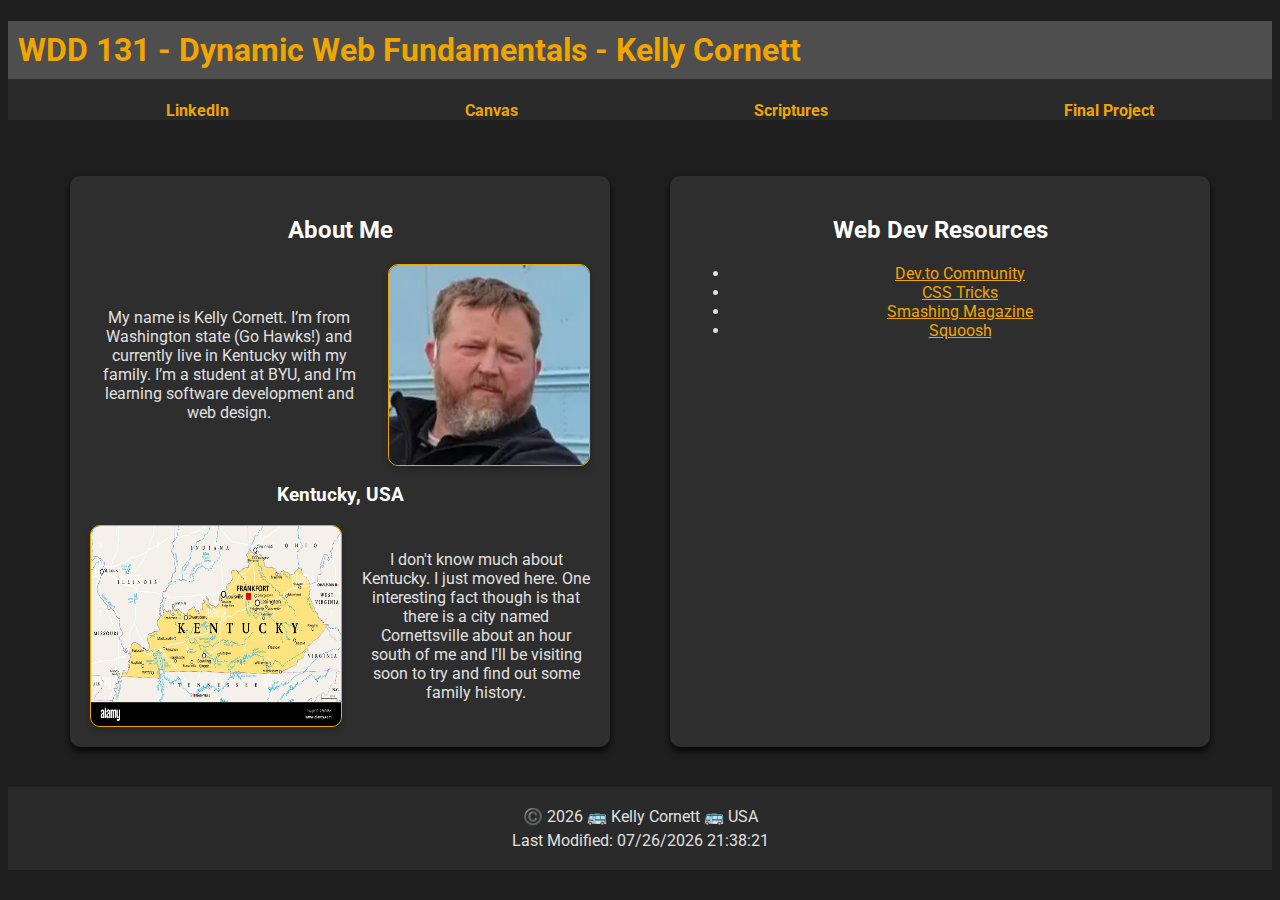
<file: index.html>
<!DOCTYPE html>
<html lang="en">

<head>
    <meta charset="UTF-8">
    <meta name="viewport" content="width=device-width, initial-scale=1.0">
    <title>WDD 131 - Dynamic Web Fundamentals - Kelly Cornett</title>
    <meta name="description" content="WDD 131 - Dynamic Web Fundamentals - Kelly Cornett's portfolio.">
    <meta name="author" content="Kelly Cornett">
    <link rel="preconnect" href="https://fonts.googleapis.com">
    <link rel="preconnect" href="https://fonts.gstatic.com" crossorigin="anonymous">
    <link href="https://fonts.googleapis.com/css2?family=Roboto:wght@400;700&display=swap" rel="stylesheet">
    <link rel="stylesheet" href="styles/base.css">
    <script src="scripts/getdates.js" defer></script>
</head>

<body>
    <!-- Header Section -->
    <header>
        <h1>WDD 131 - Dynamic Web Fundamentals - Kelly Cornett</h1>
        <nav>
            <ul>
                <li><a href="https://www.linkedin.com/in/kelly-cornett-17bb4a32a" target="_blank">LinkedIn</a></li>
                <li><a href="https://byupw.instructure.com/" target="_blank">Canvas</a></li>
                <li><a href="https://www.churchofjesuschrist.org/study/scriptures/dc-testament/dc/6?lang=eng"
                        target="_blank">Scriptures</a></li>
                <li><a href="Final" target="_blank">Final Project</a></li>
            </ul>
        </nav>
    </header>

    <!-- Main Content Section -->
    <main>
        <!-- Left Column -->
        <section class="card">
            <h2>About Me</h2>
            <div class="about-me">
                <img src="images/profile.webp" alt="Kelly Cornett" width="200" height="200">
                <p>My name is Kelly Cornett. I’m from Washington state (Go Hawks!) and currently live in Kentucky with
                    my
                    family. I’m a student at BYU, and I’m learning software development and web design.</p>
            </div>
            <h3>Kentucky, USA</h3>
            <div class="state">
                <img class="img2" src="images/kentucky.jpg" alt="Kentucky, USA" width="250" height="200">
                <p>I don't know much about Kentucky. I just moved here. One interesting fact though is that there is a
                    city named Cornettsville about an hour south of me and I'll be visiting soon to try and find out
                    some family history.</p>
            </div>
        </section>


        <!-- Right Column -->
        <section class="card">
            <h2>Web Dev Resources</h2>
            <ul>
                <li><a href="https://dev.to/" target="_blank">Dev.to Community</a></li>
                <li><a href="https://css-tricks.com/" target="_blank">CSS Tricks</a></li>
                <li><a href="https://www.smashingmagazine.com/" target="_blank">Smashing Magazine</a></li>
                <li><a href="https://squoosh.app/" target="_blank">Squoosh</a></li>
            </ul>
        </section>
    </main>

    <!-- Footer Section -->
    <footer>
        <p>©️ <span id="currentyear"></span> 🚌 Kelly Cornett 🚌 USA</p>
        <p id="lastModified"></p>
    </footer>
</body>

</html>
</file>
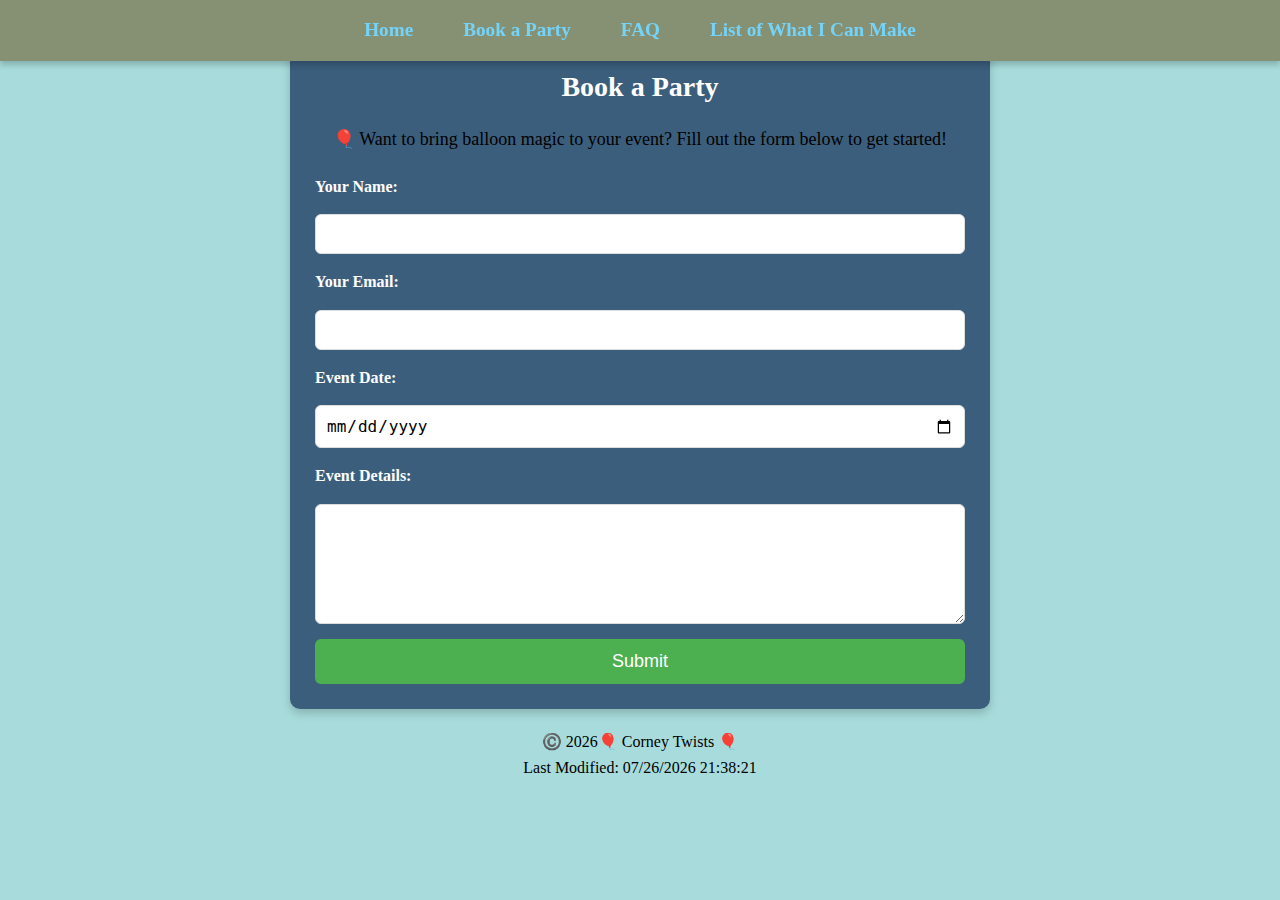
<file: book.html>
<!DOCTYPE html>
<html lang="en">
<head>
    <meta charset="UTF-8">
    <meta name="viewport" content="width=device-width, initial-scale=1.0">
    <title>Book a Party - Corney Twists</title>
    <meta name="description" content="Book a party with Corney Twists for an amazing balloon twisting experience!">
    <meta name="author" content="Kelly Cornett">
    <link rel="stylesheet" href="styles/corneytwists.css">
    <script src="scripts/corneytwists.js" defer></script>
</head>
<body>
    <div id="header-container"></div>

    <section id="book-party">
        <h1>Book a Party</h1>
        <p>🎈 Want to bring balloon magic to your event? Fill out the form below to get started!</p>

        <form action="confirmation.html" method="post">
            <label for="name">Your Name:</label>
            <input type="text" id="name" name="name" required>

            <label for="email">Your Email:</label>
            <input type="email" id="email" name="email" required>

            <label for="date">Event Date:</label>
            <input type="date" id="date" name="date" required>

            <label for="details">Event Details:</label>
            <textarea id="details" name="details" rows="4"></textarea>

            <input type="submit" value="Submit">
        </form>
    </section>

    <div id="footer-container"></div>
</body>
</html>
</file>
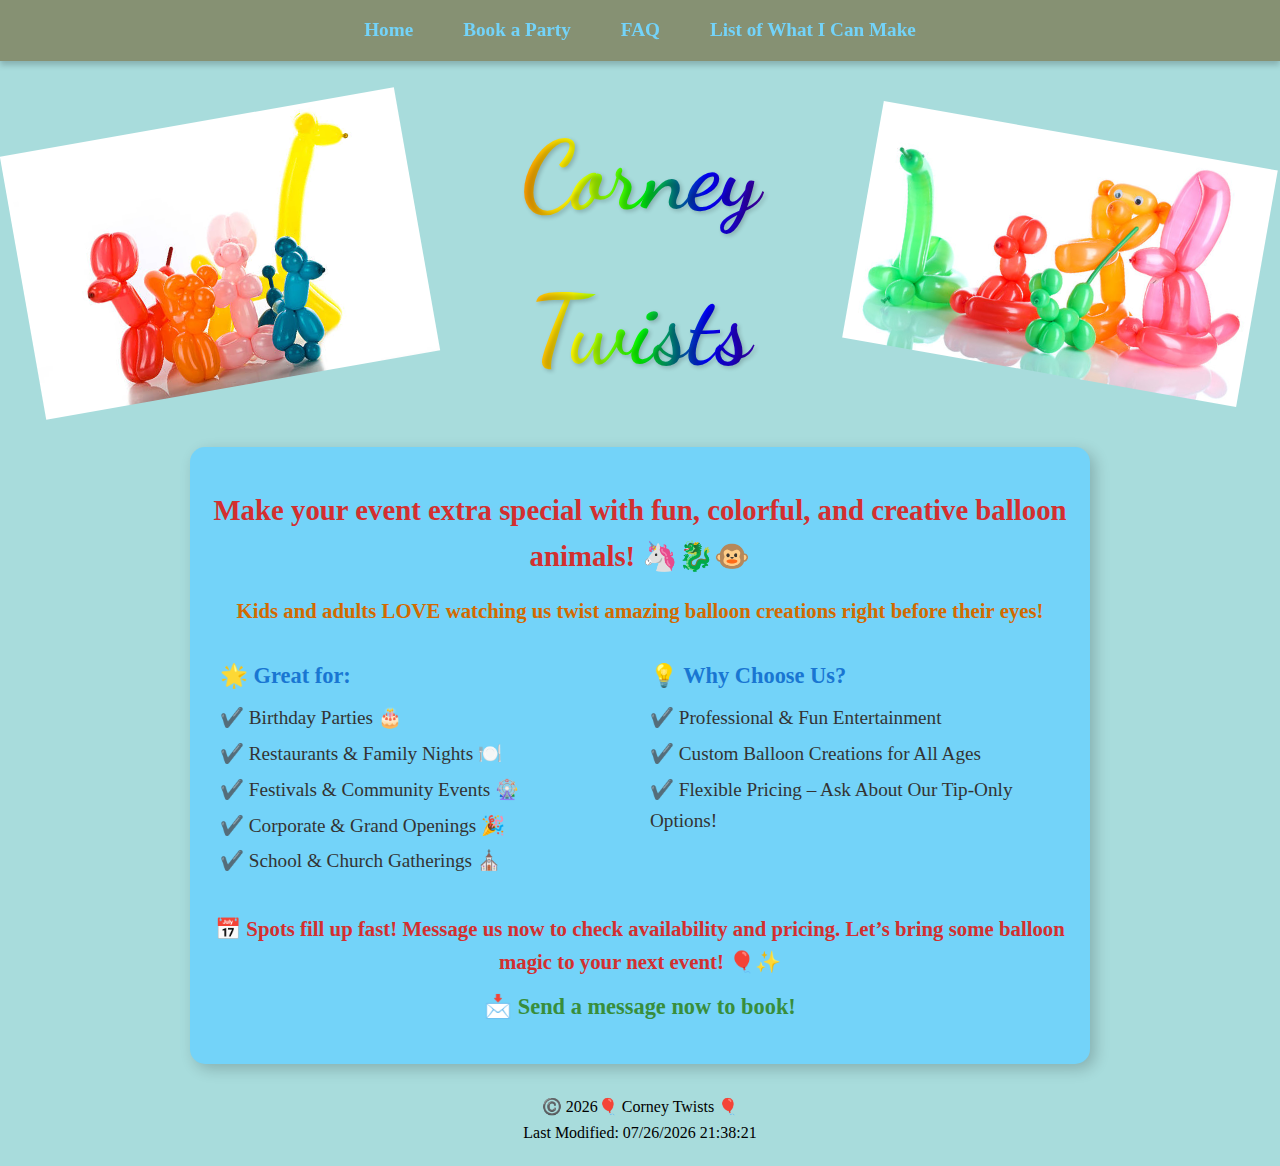
<file: corneytwists.html>
<!DOCTYPE html>
<html lang="en">
    <!-- Head Section -->
<head>
    <meta charset="UTF-8">
    <meta name="viewport" content="width=device-width, initial-scale=1.0">
    <title>Corney Twists</title>
    <meta name="description" content="Corney Twists">
    <meta name="author" content="Kelly Cornett">
    <link rel="preconnect" href="https://fonts.googleapis.com">
    <link rel="preconnect" href="https://fonts.gstatic.com" crossorigin="anonymous">
    <link href="https://fonts.googleapis.com/css2?family=Dancing+Script&display=swap" rel="stylesheet">
    <link rel="stylesheet" href="styles/corneytwists.css">
    <script src="scripts/corneytwists.js" defer></script>
</head>
<body>
    <div id="header-container"></div>
<!-- Hero Section (Title & Images) -->
<section id="hero">
    <div class="hero-container">
        <img src="images/Balloon-animal1.jpg" alt="Left Image" class="hero-image">
        <h1 class="hero-title">Corney Twists</h1>
        <img src="images/Balloon-animal2.jpg" alt="Right Image" class="hero-image">
    </div>
</section>

<!-- Promo Section -->
<section id="promo">
    <div class="promo-container">
        <h2>Make your event extra special with fun, colorful, and creative balloon animals! 🦄🐉🐵</h2>
        <p class="promo-highlight">Kids and adults LOVE watching us twist amazing balloon creations right before their eyes!</p>

        <div class="promo-content">
            <div class="promo-left">
                <h3>🌟 Great for:</h3>
                <ul>
                    <li>✔️ Birthday Parties 🎂</li>
                    <li>✔️ Restaurants & Family Nights 🍽️</li>
                    <li>✔️ Festivals & Community Events 🎡</li>
                    <li>✔️ Corporate & Grand Openings 🎉</li>
                    <li>✔️ School & Church Gatherings ⛪</li>
                </ul>
            </div>
            <div class="promo-right">
                <h3>💡 Why Choose Us?</h3>
                <ul>
                    <li>✔️ Professional & Fun Entertainment</li>
                    <li>✔️ Custom Balloon Creations for All Ages</li>
                    <li>✔️ Flexible Pricing – Ask About Our Tip-Only Options!</li>
                </ul>
            </div>
        </div>

        <p class="cta">📅 Spots fill up fast! <strong>Message us now</strong> to check availability and pricing. Let’s bring some balloon magic to your next event! 🎈✨</p>

        <p class="contact">📩 Send a message now to book!</p>
    </div>
</section>
        <!-- Footer Section -->
    <div id="footer-container"></div>
</body>
</html>
</file>
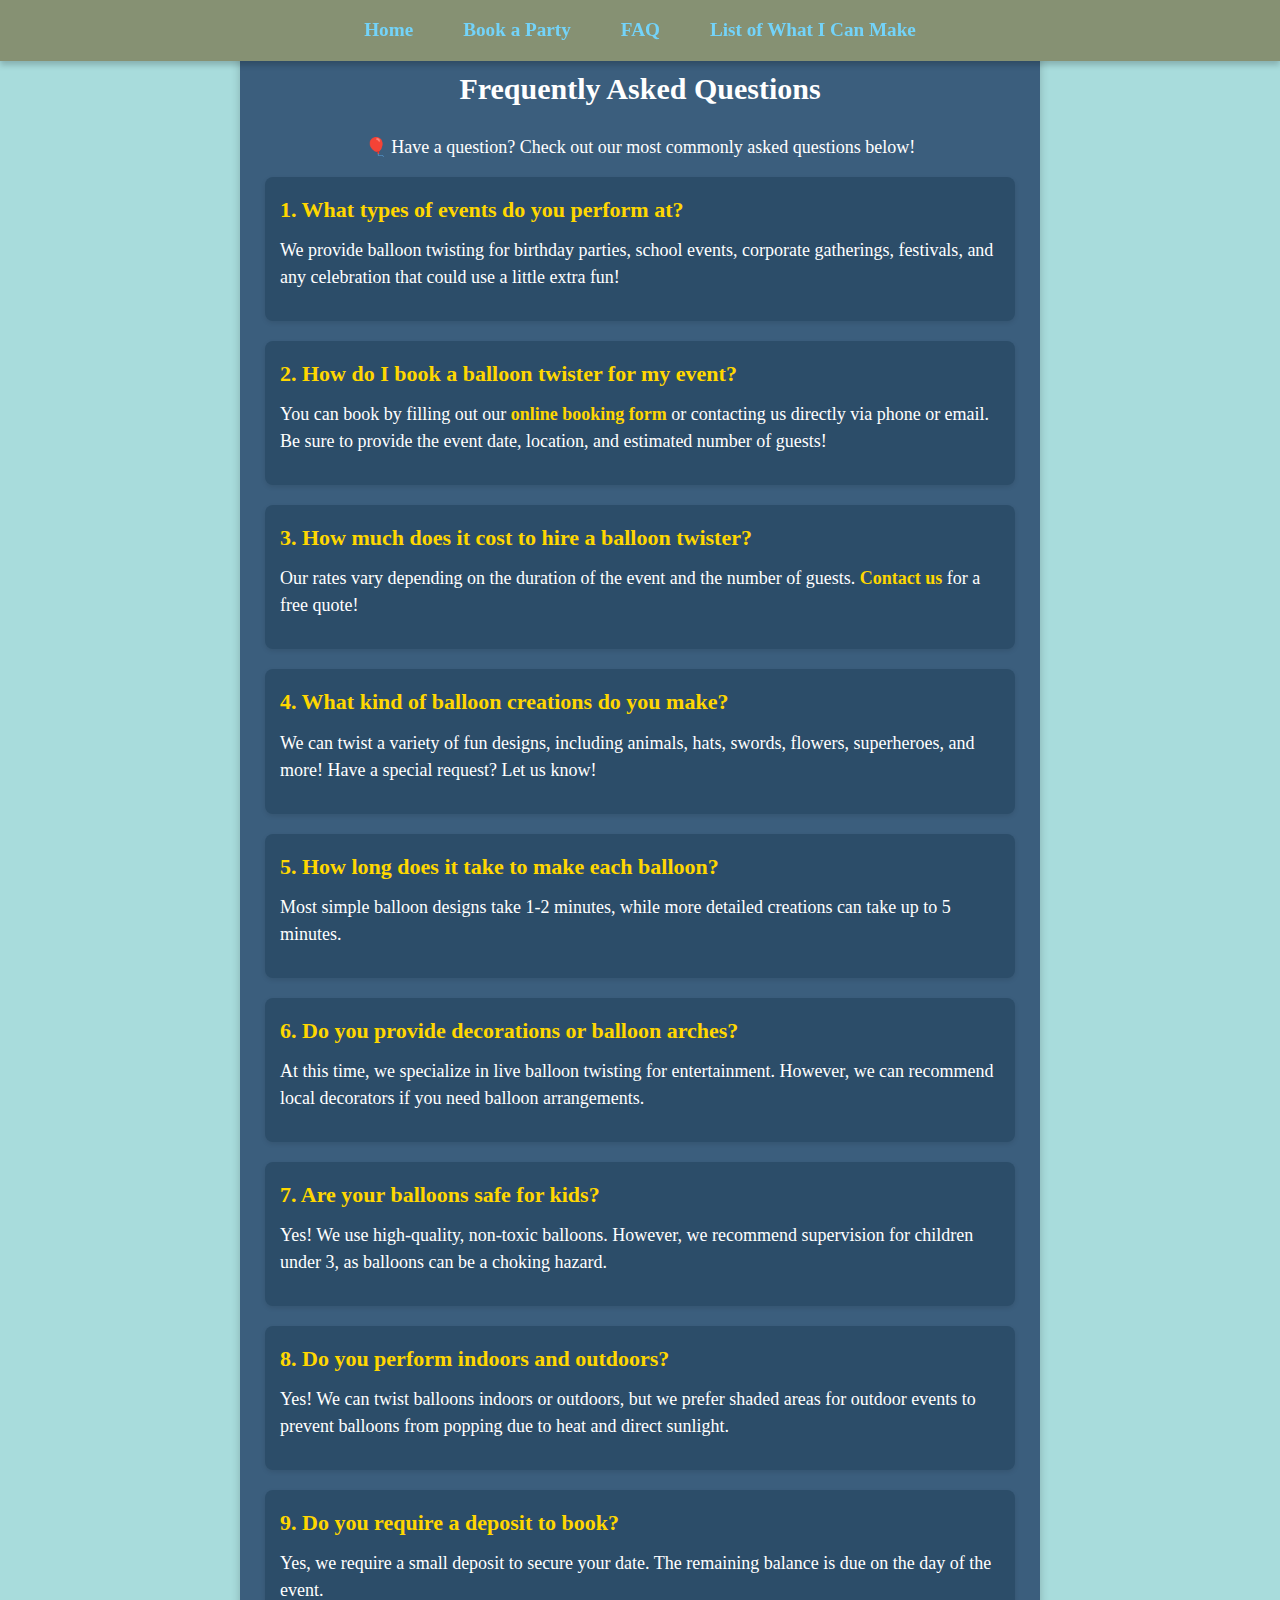
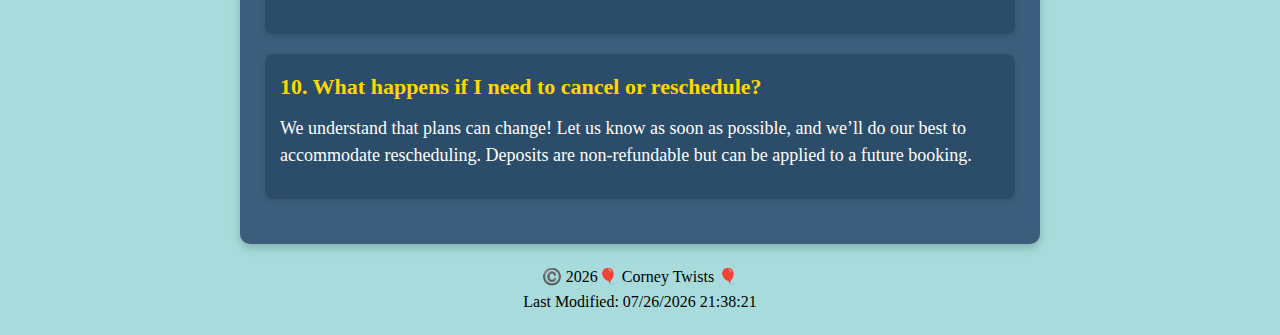
<file: faq.html>
<!DOCTYPE html>
<html lang="en">
<head>
    <meta charset="UTF-8">
    <meta name="viewport" content="width=device-width, initial-scale=1.0">
    <title>Book a Party - Corney Twists</title>
    <meta name="description" content="Book a party with Corney Twists for an amazing balloon twisting experience!">
    <meta name="author" content="Kelly Cornett">
    <link rel="stylesheet" href="styles/corneytwists.css">
    <script src="scripts/corneytwists.js" defer></script>
</head>
<body>
    <div id="header-container"></div>

    <section id="faq">
        <h1>Frequently Asked Questions</h1>
        <p>🎈 Have a question? Check out our most commonly asked questions below!</p>

        <div class="faq-item">
            <h2>1. What types of events do you perform at?</h2>
            <p>We provide balloon twisting for birthday parties, school events, corporate gatherings, festivals, and any celebration that could use a little extra fun!</p>
        </div>

        <div class="faq-item">
            <h2>2. How do I book a balloon twister for my event?</h2>
            <p>You can book by filling out our <a href="book.html">online booking form</a> or contacting us directly via phone or email. Be sure to provide the event date, location, and estimated number of guests!</p>
        </div>

        <div class="faq-item">
            <h2>3. How much does it cost to hire a balloon twister?</h2>
            <p>Our rates vary depending on the duration of the event and the number of guests. <a href="contact.html">Contact us</a> for a free quote!</p>
        </div>

        <div class="faq-item">
            <h2>4. What kind of balloon creations do you make?</h2>
            <p>We can twist a variety of fun designs, including animals, hats, swords, flowers, superheroes, and more! Have a special request? Let us know!</p>
        </div>

        <div class="faq-item">
            <h2>5. How long does it take to make each balloon?</h2>
            <p>Most simple balloon designs take 1-2 minutes, while more detailed creations can take up to 5 minutes.</p>
        </div>

        <div class="faq-item">
            <h2>6. Do you provide decorations or balloon arches?</h2>
            <p>At this time, we specialize in live balloon twisting for entertainment. However, we can recommend local decorators if you need balloon arrangements.</p>
        </div>

        <div class="faq-item">
            <h2>7. Are your balloons safe for kids?</h2>
            <p>Yes! We use high-quality, non-toxic balloons. However, we recommend supervision for children under 3, as balloons can be a choking hazard.</p>
        </div>

        <div class="faq-item">
            <h2>8. Do you perform indoors and outdoors?</h2>
            <p>Yes! We can twist balloons indoors or outdoors, but we prefer shaded areas for outdoor events to prevent balloons from popping due to heat and direct sunlight.</p>
        </div>

        <div class="faq-item">
            <h2>9. Do you require a deposit to book?</h2>
            <p>Yes, we require a small deposit to secure your date. The remaining balance is due on the day of the event.</p>
        </div>

        <div class="faq-item">
            <h2>10. What happens if I need to cancel or reschedule?</h2>
            <p>We understand that plans can change! Let us know as soon as possible, and we’ll do our best to accommodate rescheduling. Deposits are non-refundable but can be applied to a future booking.</p>
        </div>
    </section>

    <div id="footer-container"></div>
</body>
</html>
</file>
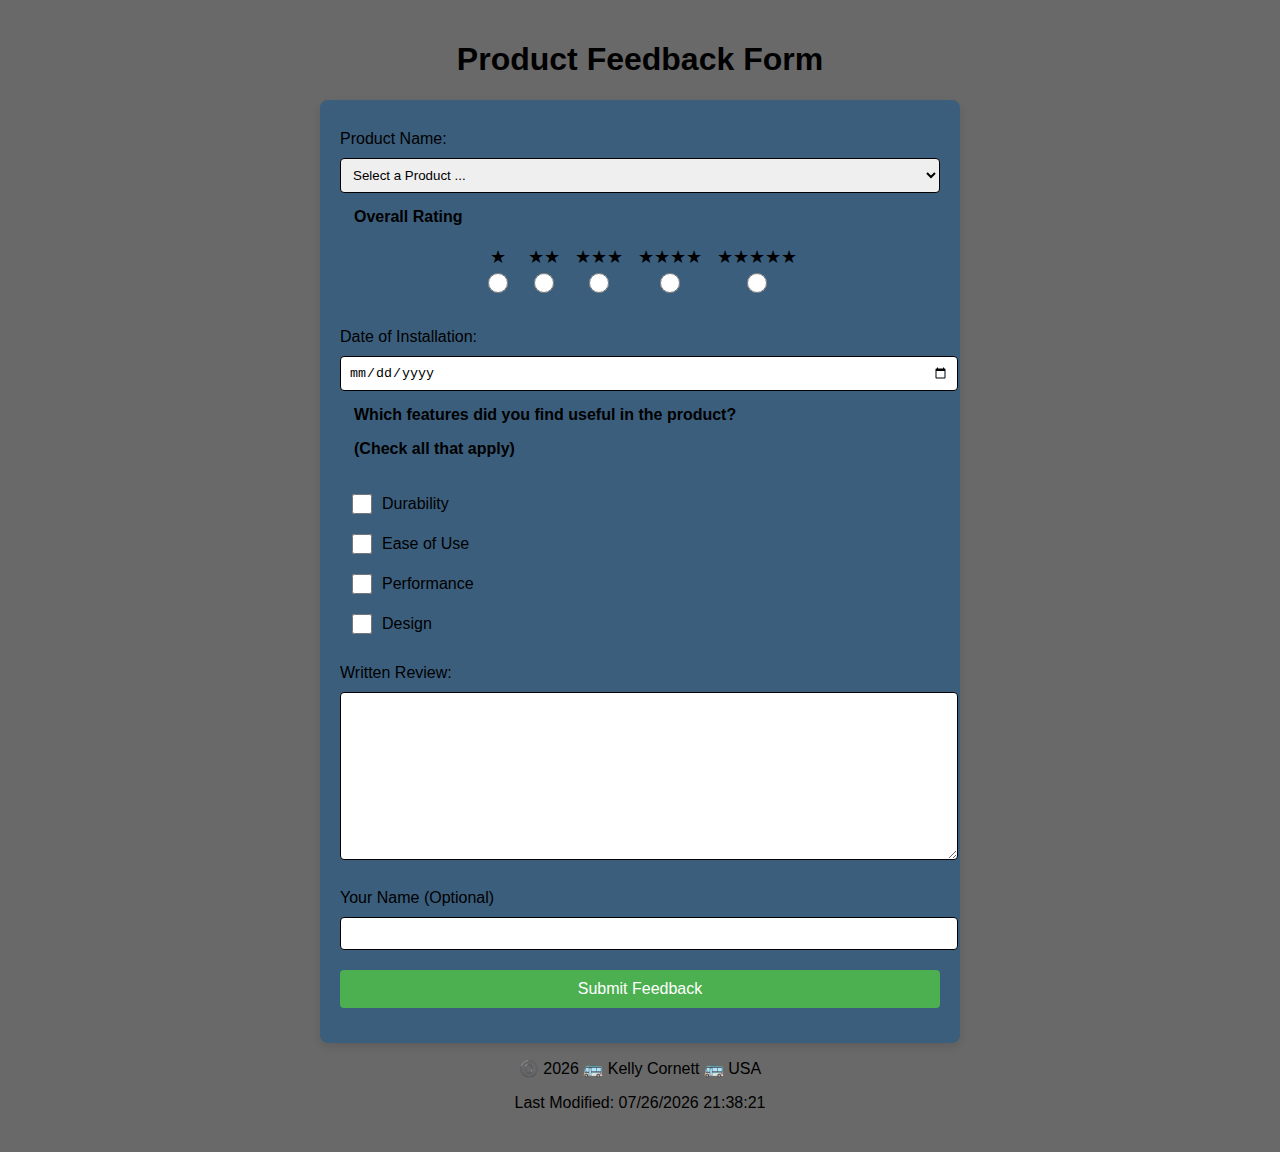
<file: form.html>
<!DOCTYPE html>
<html lang="en">
<head>
    <meta charset="UTF-8">
    <meta name="viewport" content="width=device-width, initial-scale=1.0">
    <title>WDD 131 - Dynamic Web Fundamentals - Kelly Cornett</title>
    <meta name="description" content="WDD 131 - Dynamic Web Fundamentals - Kelly Cornett's portfolio.">
    <meta name="author" content="Kelly Cornett">
    <link rel="preconnect" href="https://fonts.googleapis.com">
    <link rel="preconnect" href="https://fonts.gstatic.com" crossorigin="anonymous">
    <link href="https://fonts.googleapis.com/css2?family=Roboto:wght@400;700&display=swap" rel="stylesheet">
    <link rel="stylesheet" href="styles/form.css">
    <script src="scripts/getdates.js" defer></script>
    <script src="scripts/form.js"></script>
</head>
<body>
    <header>
        <h1>Product Feedback Form</h1>
    </header>

    <form action="review.html" method="get">
        <!-- Product Name -->
        <label for="product">Product Name:</label>
        <select id="product" name="product" required>
            <option value="" disabled selected>Select a Product ...</option>
        </select>

        <!-- Overall Rating -->
        <fieldset class="rating">
            <legend>Overall Rating</legend>
            <label>
                <input type="radio" name="rating" value="1"> ★
            </label>
            <label>
                <input type="radio" name="rating" value="2"> ★★
            </label>
            <label>
                <input type="radio" name="rating" value="3"> ★★★
            </label>
            <label>
                <input type="radio" name="rating" value="4"> ★★★★
            </label>
            <label>
                <input type="radio" name="rating" value="5"> ★★★★★
            </label>
        </fieldset>

        <!-- Date of Installation -->
        <label for="installation-date">Date of Installation:</label>
        <input type="date" id="installation-date" name="installation-date" required>

        <!-- Useful Features -->
        <fieldset class="features">
            <legend>Which features did you find useful in the product?
                <p>(Check all that apply)</p>
            </legend>
            <label>
                <input type="checkbox" name="features" value="Durability"> Durability
            </label>
            <label>
                <input type="checkbox" name="features" value="Ease of Use"> Ease of Use
            </label>
            <label>
                <input type="checkbox" name="features" value="Performance"> Performance
            </label>
            <label>
                <input type="checkbox" name="features" value="Design"> Design
            </label>
        </fieldset>

        <!-- Written Review -->
        <label for="review">Written Review:</label>
        <textarea id="review" name="review"></textarea>

        <!-- User Name -->
        <label for="username">Your Name (Optional)</label>
        <input type="text" id="name" name="name">

        <!-- Form Submission -->
        <input type="submit" value="Submit Feedback">
    </form>

    <footer>
        <p>©️ <span id="currentyear"></span> 🚌 Kelly Cornett 🚌 USA</p>
        <p id="lastModified"></p>
    </footer>
</body>

</html>
</file>
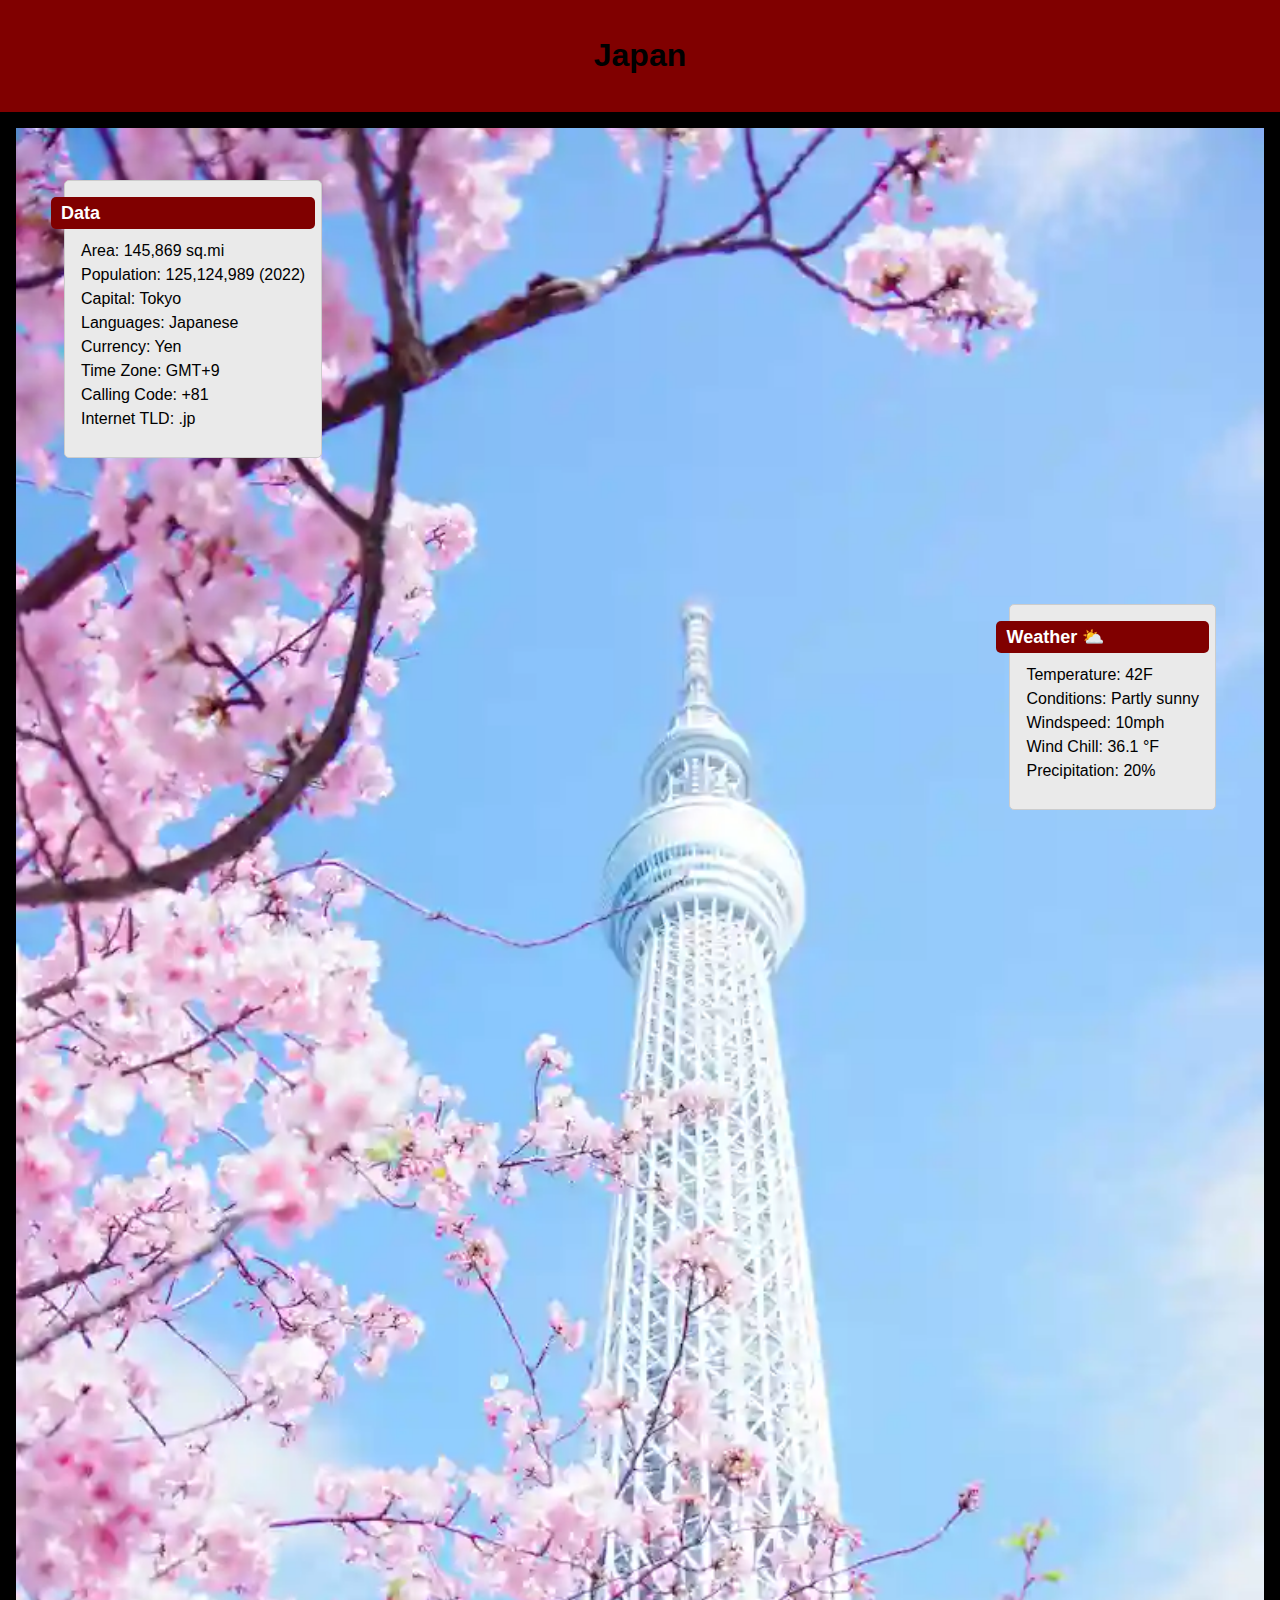
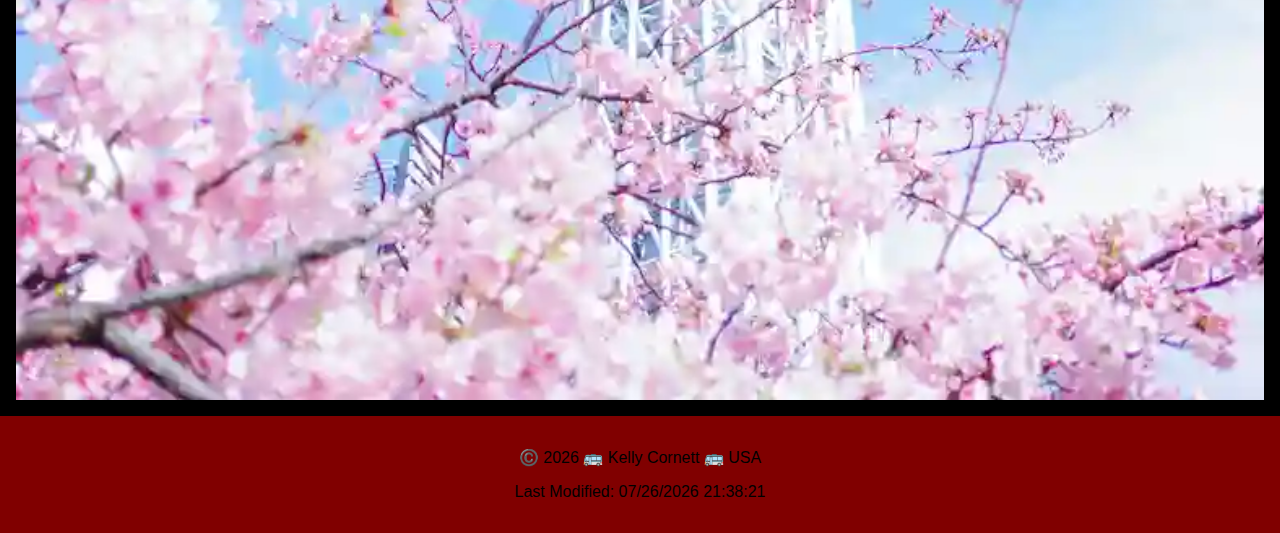
<file: place.html>
<!DOCTYPE html>
<html lang="en">

<head>
    <meta charset="UTF-8">
    <meta name="viewport" content="width=device-width, initial-scale=1.0">
    <title>WDD 131 - Dynamic Web Fundamentals - Kelly Cornett</title>
    <meta name="description" content="WDD 131 - Dynamic Web Fundamentals - Kelly Cornett's portfolio.">
    <meta name="author" content="Kelly Cornett">
    <link rel="preconnect" href="https://fonts.googleapis.com">
    <link rel="preconnect" href="https://fonts.gstatic.com" crossorigin>
    <link href="https://fonts.googleapis.com/css2?family=Roboto:wght@300;400;700&display=swap" rel="stylesheet">
    <link rel="stylesheet" href="styles/place.css">
    <script src="scripts/place.js" defer></script>
</head>

<body>
    <!-- Header Section -->
    <header>
        <h1>Japan</h1>
    </header>

    <!-- Main Content Section -->
    <main>
        <section class="data">
            <h2>Data</h2>
            <ul>
                <li>Area: 145,869 sq.mi</li>
                <li>Population: 125,124,989 (2022)</li>
                <li>Capital: Tokyo</li>
                <li>Languages: Japanese</li>
                <li>Currency: Yen</li>
                <li>Time Zone: GMT+9</li>
                <li>Calling Code: +81</li>
                <li>Internet TLD: .jp</li>
            </ul>
        </section>
        <div class="image">
            <img class="background-img" src="images/Japan-castle.webp"
                srcset="images/Japan-needle.webp 768w, images/Japan-castle.webp 1200w"
                sizes="(max-width: 768px) 100vw, (min-width: 769px) 50vw" alt="A scenic view of Japan">
        </div>
        <div class="weather">
            <h2>
                Weather
                <span class="weather-icon wide-view">⛅</span>
                <img class="weather-icon mobile-view" src="images/sunny-icon.svg" srcset="images/sunny-icon.svg 768w"
                    sizes="(max-width: 768px) 100vw, 150px" alt="Partly sunny">
            </h2>
            <ul>
                <li>Temperature: 42F</li>
                <li>Conditions: Partly sunny</li>
                <li>Windspeed: 10mph</li>
                <li>Wind Chill: <span id="windChill"></span></li>
                <li>Precipitation: 20%</li>
            </ul>
        </section>
    </main>

    <!-- Footer Section -->
    <footer>
        <p>©️ <span id="currentyear"></span> 🚌 Kelly Cornett 🚌 USA</p>
        <p id="lastModified"></p>
    </footer>
</body>

</html>
</file>
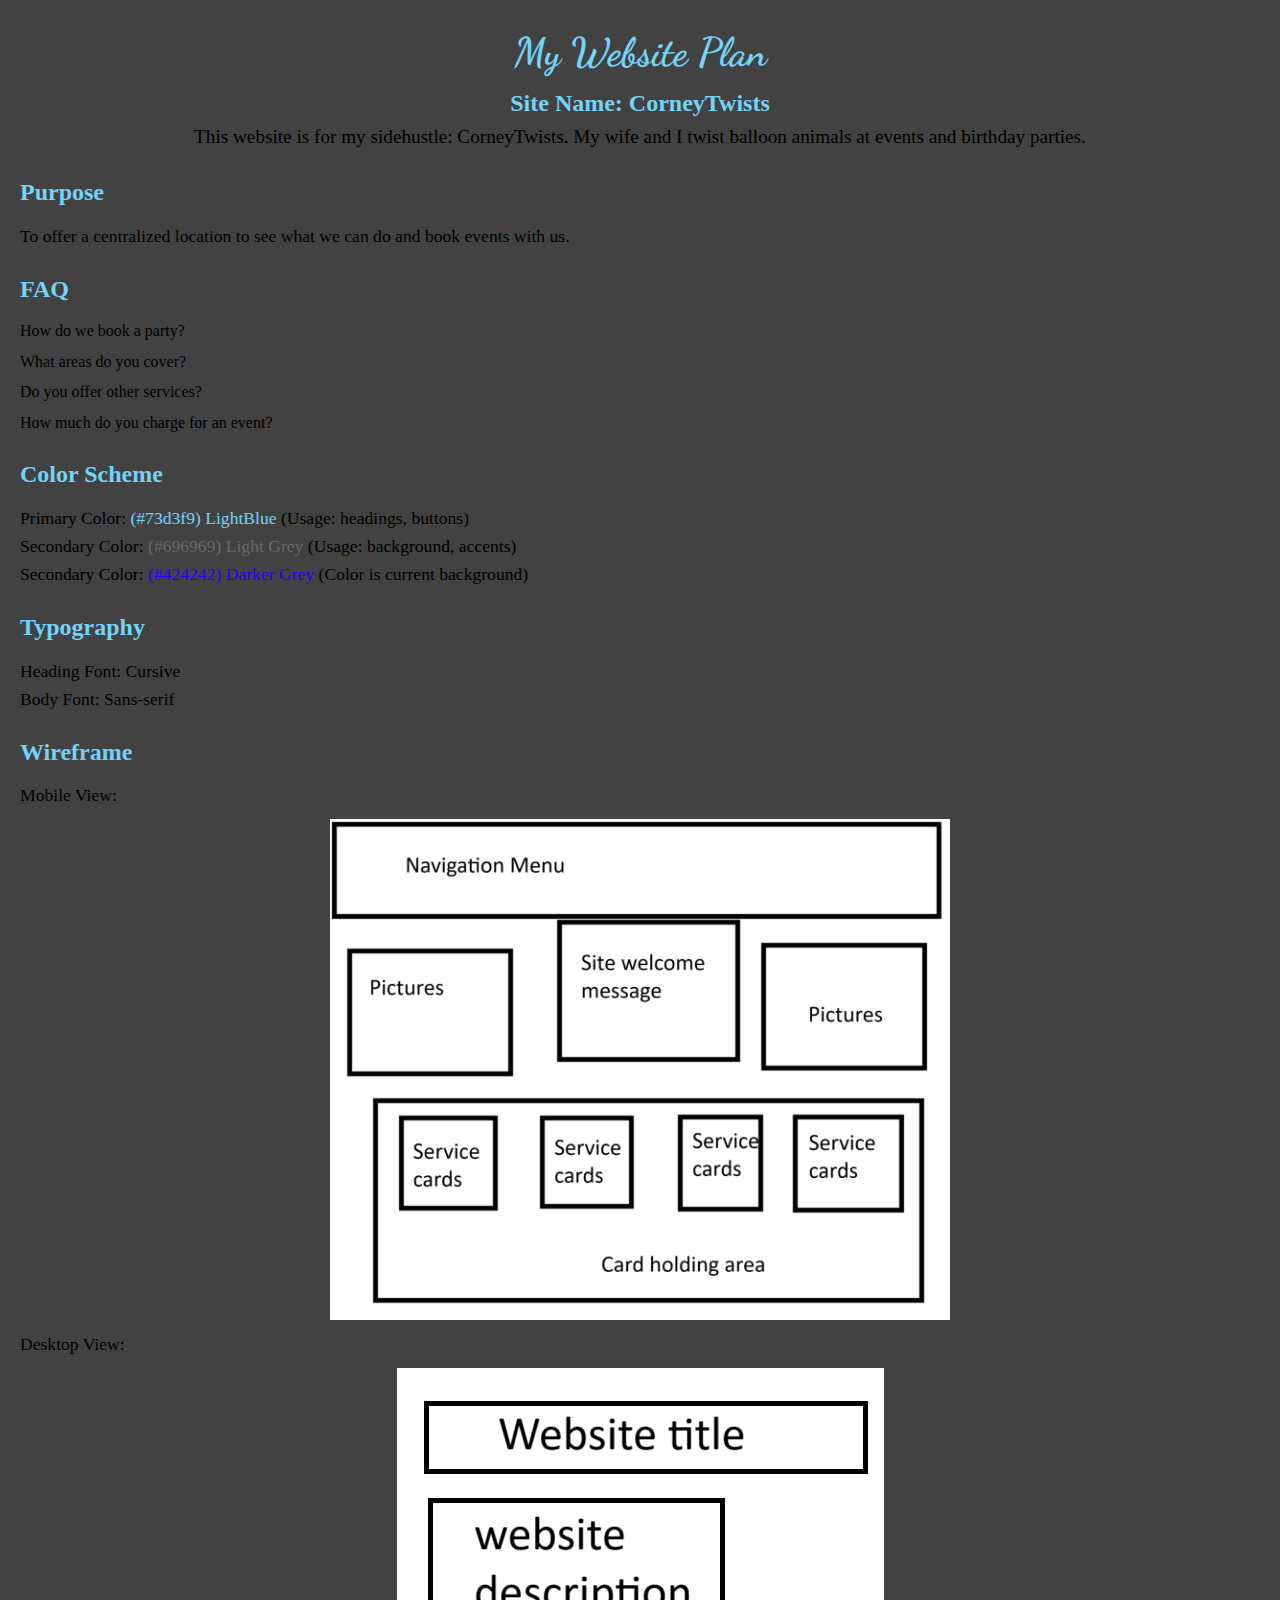
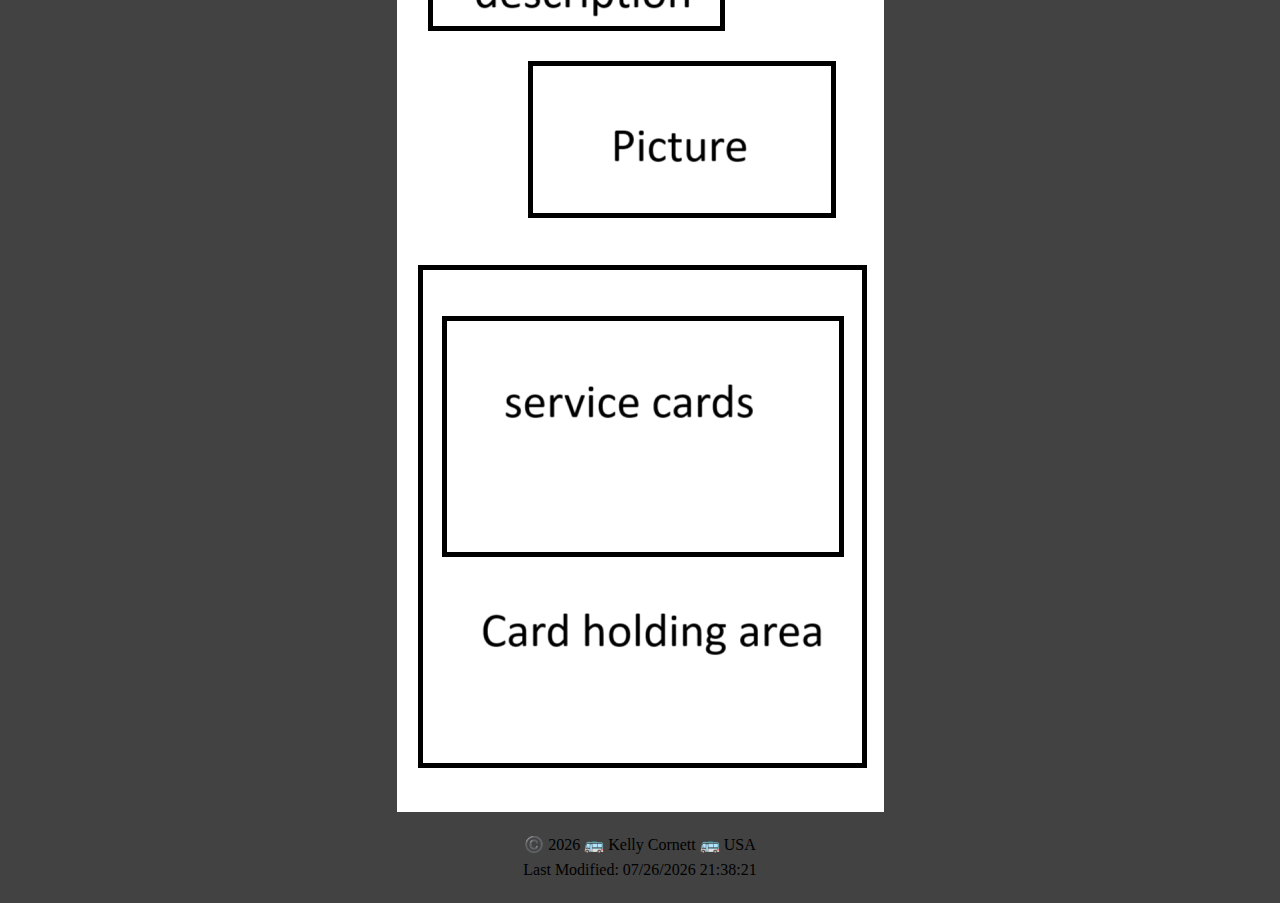
<file: siteplan.html>
<html lang="en">
    <head>
        <meta charset="UTF-8">
        <meta name="viewport" content="width=device-width, initial-scale=1.0">
        <title>WDD 131 - Dynamic Web Fundamentals - Kelly Cornett</title>
        <meta name="description" content="WDD 131 - Dynamic Web Fundamentals - Kelly Cornett's portfolio.">
        <meta name="author" content="Kelly Cornett">
        <link rel="preconnect" href="https://fonts.googleapis.com">
        <link rel="preconnect" href="https://fonts.gstatic.com" crossorigin="anonymous">
        <link href="https://fonts.googleapis.com/css2?family=Dancing+Script&display=swap" rel="stylesheet">
        <link rel="stylesheet" href="styles/siteplan.css">
        <script src="scripts/getdates.js" defer></script>
    </head>
    <body>
        <header>
            <h1>My Website Plan</h1>
            <h2>Site Name: CorneyTwists</h2>
            <p>This website is for my sidehustle: CorneyTwists. My wife and I twist balloon animals at events and birthday parties.</p>
        </header>
        
        <section>
            <h2>Purpose</h2>
            <p>To offer a centralized location to see what we can do and book events with us.</p>
        </section>
        
        <section>
            <h2>FAQ</h2>
            <ul>
                <li>How do we book a party?</li>
                <li>What areas do you cover?</li>
                <li>Do you offer other services?</li>
                <li>How much do you charge for an event?</li>
            </ul>
        </section>
        
        <section>
            <h2>Color Scheme</h2>
            <p>Primary Color: <span style="color: #73d3f9">(#73d3f9) LightBlue</span> (Usage: headings, buttons)</p>
            <p>Secondary Color: <span style="color: #696969">(#696969) Light Grey</span> (Usage: background, accents)</p>
            <p>Secondary Color: <span style="color: #2200ff">(#424242) Darker Grey</span> (Color is current background)</p>
        </section>
        
        <section>
            <h2>Typography</h2>
            <p>Heading Font: Cursive</p>
            <p>Body Font: Sans-serif</p>
        </section>
        
        <section>
            <h2>Wireframe</h2>
            <p>Mobile View:</p>
            <img src="images/Website plan - desktop.png" alt="Desktop wireframe">
            <p>Desktop View:</p>
            <img src="images/Website plan - mobile.png" alt="Mobile wireframe">
        </section>
        
        <footer>
            <p>©️ <span id="currentyear"></span> 🚌 Kelly Cornett 🚌 USA</p>
            <p id="lastModified"></p>
        </footer>
    </body>
</html>
</file>
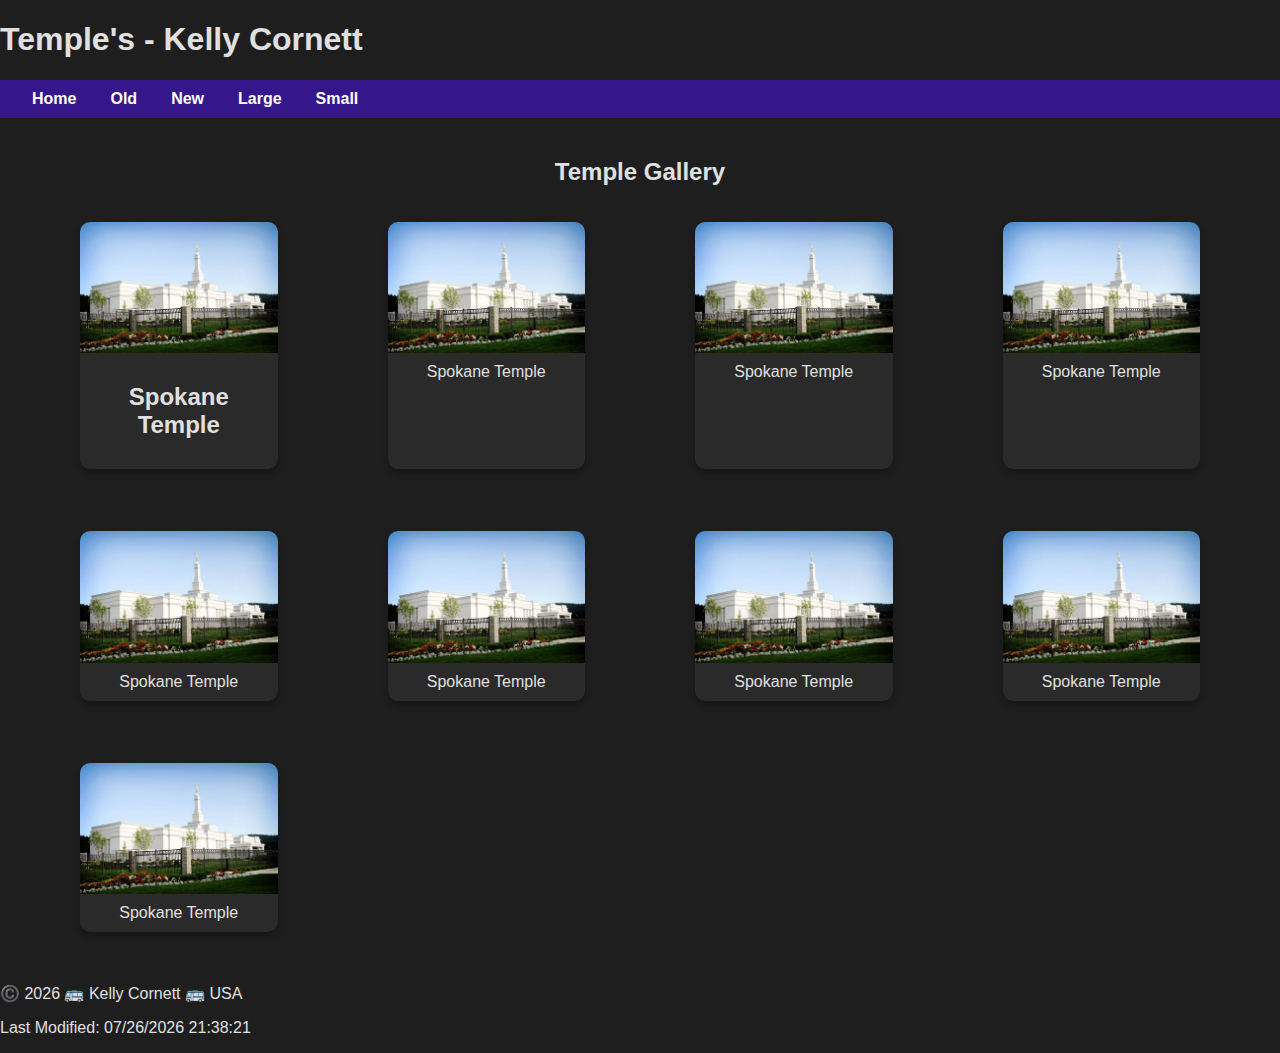
<file: temples.html>
<!DOCTYPE html>
<html lang="en">

<head>
    <meta charset="UTF-8">
    <meta name="viewport" content="width=device-width, initial-scale=1.0">
    <title>WDD 131 - Dynamic Web Fundamentals - Kelly Cornett</title>
    <meta name="description" content="WDD 131 - Dynamic Web Fundamentals - Kelly Cornett's portfolio.">
    <meta name="author" content="Kelly Cornett">
    <link rel="preconnect" href="https://fonts.googleapis.com">
    <link rel="preconnect" href="https://fonts.gstatic.com" crossorigin="anonymous">
    <link rel="https://fonts.googleapis.com/css2?family=Roboto:wght@400;700&family=Merriweather&display=swap">
    <link rel="stylesheet" href="styles/temples.css">
    <link rel="stylesheet" href="styles/temples-large.css">
    <script src="scripts/temples.js" defer></script>
</head>

<body>
    <header>
        <h1>Temple's - Kelly Cornett</h1>
        <nav>
            <button id="hamburger" aria-label="Toggle menu">
                ☰
            </button>
            <ul id="menu">
                <li><a href="#">Home</a></li>
                <li><a href="#">Old</a></li>
                <li><a href="#">New</a></li>
                <li><a href="#">Large</a></li>
                <li><a href="#">Small</a></li>
            </ul>
        </nav>
    </header>
    <main>
        <h2>Temple Gallery</h2>
        <div class="grid-container">
            <figure>
                <img src="images/spokane_temple.jpeg" alt="Spokane Temple">
                <figcaption>
                    <h2>Spokane Temple</h2>
                </figcaption>
            </figure>
            <figure>
                <img src="images/spokane_temple.jpeg" alt="Spokane Temple">
                <figcaption>Spokane Temple</figcaption>
            </figure>
            <figure>
                <img src="images/spokane_temple.jpeg" alt="Spokane Temple">
                <figcaption>Spokane Temple</figcaption>
            </figure>
            <figure>
                <img src="images/spokane_temple.jpeg" alt="Spokane Temple">
                <figcaption>Spokane Temple</figcaption>
            </figure>
            <figure>
                <img src="images/spokane_temple.jpeg" alt="Spokane Temple">
                <figcaption>Spokane Temple</figcaption>
            </figure>
            <figure>
                <img src="images/spokane_temple.jpeg" alt="Spokane Temple">
                <figcaption>Spokane Temple</figcaption>
            </figure>
            <figure>
                <img src="images/spokane_temple.jpeg" alt="Spokane Temple">
                <figcaption>Spokane Temple</figcaption>
            </figure>
            <figure>
                <img src="images/spokane_temple.jpeg" alt="Spokane Temple">
                <figcaption>Spokane Temple</figcaption>
            </figure>
            <figure>
                <img src="images/spokane_temple.jpeg" alt="Spokane Temple">
                <figcaption>Spokane Temple</figcaption>
            </figure>
        </div>
    </main>
    <footer>
        <p>©️ <span id="currentyear"></span> 🚌 Kelly Cornett 🚌 USA</p>
        <p id="lastModified"></p>
    </footer>
</body>

</html>
</file>
<file: styles/base.css>
body {
    font-family: "Roboto", serif;
    font-weight: 400;
    font-style: normal;
    background-color: #1e1e1e;
    color: #e0e0e0;
}

main {
    display: flex;
    gap: 20px;
    padding: 20px;
    justify-content: center;
    max-width: 1200px;
    margin: 0 auto;
}

main section {
    background-color: #2e2e2e;
    color: #e0e0e0;
    padding: 20px;
    border-radius: 10px;
    box-shadow: 0 4px 6px rgba(0, 0, 0, 0.8);
    width: 45%;
    box-sizing: border-box;
}

.state {
    display: flex;
    align-items: center;
    gap: 20px;
}

.state p {
    flex: 1;
    margin: 0;
}

.state img {
    flex-shrink: 0;
    border-radius: 10px;
    box-shadow: 0 4px 6px rgba(0, 0, 0, 0.2);
}

.about-me {
    display: flex;
    align-items: center;
    gap: 20px;
}

.about-me p {
    flex: 1;
    margin: 0;
    order: 1;
}

.about-me img {
    flex-shrink: 0;
    border-radius: 10px;
    box-shadow: 0 4px 6px rgba(0, 0, 0, 0.2);
    order: 2;
}

h1 {
    font-size: 2em;
    font-weight: 700;
    color: #f0a500;
}

h2,
h3 {
    font-weight: 700;
    color: #ffffff;
}

header {
    font-size: 1em;
    font-weight: 400;
    background-color: #2a2a2a;
    color: #f0a500;
}

header h1 {
    background-color: #4e4e4e;
    color: #f0a500;
    padding: 10px;
}


nav ul {
    list-style-type: none;
    display: flex;
    justify-content: space-around;
}

nav a {
    text-decoration: none;
    color: #f0a500;
    font-weight: 700;
    padding: 5px 10px;
}

nav a:hover {
    text-decoration: none;
    background-color: #4e4e4e;
    color: #e0e0e0;
    border-radius: 5px;
}


.card {
    background-color: #2e2e2e;
    color: #e0e0e0;
    padding: 20px;
    margin: 20px;
    border-radius: 10px;
    box-shadow: 0 4px 6px rgba(0, 0, 0, 0.8);
    text-align: center;
}

.card a {
    color: #f0a500;
}

.card a:hover {
    color: #ffffff;
    text-decoration: underline;
}


footer {
    background-color: #2a2a2a;
    color: #e0e0e0;
    text-align: center;
    padding: 15px 0;
}

footer p {
    margin: 5px;
}


img {
    border: 1px solid #f0a500;
    border-radius: 10px;
    box-shadow: 0 4px 6px rgba(0, 0, 0, 0.8);
}
</file>
<file: styles/form.css>
/* General styling */
body {
    font-family: Arial, sans-serif;
    background-color: #696969;
    margin: 0;
    padding: 20px;
}

header, footer {
    text-align: center;
    margin-bottom: 20px;
}
/* Styling for rating stars */
input[type="radio"] {
    margin-right: 5px;
}

.rating {
    display: flex;
    flex-direction: row; 
    justify-content: center;
    gap: 15px; 
    border: none;
}

.rating label {
    display: flex;
    flex-direction: column-reverse;
    align-items: center;
    font-size: 18px; 
    cursor: pointer;
}

.rating input {
    margin: 5px;
    padding: 0;
    width: 20px;
    height: 20px;
}
form {
    max-width: 600px;
    margin: 0 auto;
    background-color: #3b5e7d;
    padding: 20px;
    border-radius: 8px;
    box-shadow: 0 4px 8px rgba(0, 0, 0, 0.1);
}

/* Styling for Checkboxes */
.features {
    display: flex;
    flex-direction: column;
    align-items: flex-start; 
    gap: 5px; 
}

.features label {
    display: flex;
    align-items: center;
    gap: 10px; 
    font-size: 16px; 
    cursor: pointer;
}

.features input[type="checkbox"] {
    width: 20px;
    height: 20px;
    margin: 0;
}
label {
    display: block;
    margin: 10px 0 5px;
}

input, select, textarea {
    width: 100%;
    padding: 8px;
    margin: 5px 0 15px;
    border: 1px solid #000000;
    border-radius: 4px;
}

fieldset {
    border: 0px solid #ff0000;
    padding: 10px;
    margin-bottom: 15px;
}

legend {
    font-weight: bold;
}

textarea {
    height: 150px;
}

input[type="submit"] {
    background-color: #4CAF50;
    color: white;
    border: none;
    padding: 10px;
    font-size: 16px;
    cursor: pointer;
}

input[type="submit"]:hover {
    background-color: #45a049;
}
</file>
<file: styles/place.css>
/* Base styles */
:root {
    --primary-color: maroon;
    --secondary-color: #eaeaea;
    --font-color: white;
    --background-color: black;
    --border-color: #ccc;
    --heading-font-size: 18px;
    --padding: 1em;
}

body {
    font-family: Arial, sans-serif;
    margin: 0;
    padding: 0;
    background-color: var(--background-color);
}

header {
    text-align: center;
    padding: var(--padding);
    background-color: var(--primary-color);
}

main {
    display: flex;
    flex-wrap: wrap;
    gap: 1em;
    padding: var(--padding);
    background-color: var(--background-color);
}

.data,
.weather {
    position: absolute;
    background: rgba(255, 255, 255, .9);
    flex: 1 1 25%;
    padding: var(--padding);
    background-color: var(--secondary-color);
    border: 1px solid var(--border-color);
    border-radius: 5px;
    z-index: 2;
}

.data {
    top: 20%;
    left: 5%;
}

.weather {
    bottom: 10%;
    right: 5%;
}

.data h2,
.weather h2 {
    margin: 0;
    font-size: var(--heading-font-size);
    background: var(--primary-color);
    color: var(--font-color);
    padding: 5px 10px;
    border-radius: 5px;
    text-align: left;
    position: relative;
    left: -30px;
    width: calc(100% + 20px);
}

.data h2::after,
.weather h2::after {
    content: "";
    font-size: 1.2rem;
    color: var(--font-color);
    margin-left: 8px;
}

.data ul,
.weather ul {
    list-style-type: none;
    padding: 0;
    margin: 10px 0;
    line-height: 1.5;
}

/* Default: Wide View */
.weather-icon.mobile-view {
    display: none;
}

.weather-icon.wide-view {
    display: inline;
}

/* Mobile View */
@media (max-width: 768px) {
    .weather-icon.wide-view {
        display: none;
    }

    .weather-icon.mobile-view {
        width: 30px;
        height: auto;
        display: inline;
    }
}

.image {
    position: relative;
    width: 100%;
    margin: 0 auto;
    z-index: 0;
}

.image img {
    display: block;
    width: 100%;
    height: auto;
    z-index: 1;
}

footer {
    text-align: center;
    padding: var(--padding);
    background-color: var(--primary-color);
    position: relative;
    z-index: 3;
}

/* Wide screen (desktop) */
@media (min-width: 768px) {
    .image #Japan-castle-wide {
        display: block;
    }

    .image #Japan-needle-mobile {
        display: none;
    }

    /* Narrow screen (mobile) */
    @media (max-width: 767px) {
        main {
            flex-direction: column;
            align-items: center;
        }

        .data,
        .weather {
            flex: 1 1 100%;
        }

        .image #Japan-castle-wide {
            display: none;
        }

        .image #Japan-needle-mobile {
            display: block;
        }
    }
}
</file>
<file: styles/temples.css>
body {
    font-family: 'Roboto', sans-serif;
    font-size: 16px;
    margin: 0;
    background-color: #1e1e1e;
    color: #e0e0e0;

}


nav {
    display: flex;
    justify-content: space-between;
    align-items: center;
    background-color: #36178b;
    padding: 10px 20px;
}

nav ul {
    list-style: none;
    display: flex;
    gap: 20px;
    padding: 0;
    margin: 0;
}

nav a {
    text-decoration: none;
    color: white;
    font-weight: bold;
    padding: 8px 12px;
    border-radius: 5px;
    transition: background-color 0.3s ease;
}

nav a:hover {
    background-color: #8D093F;
}

main {
    padding: 20px;
    text-align: center;
}

.grid-container {
    display: grid;
    grid-template-columns: 1fr;

    gap: 20px;
    max-width: 95%;
    margin: 0 auto;
}

figure {
    background-color: #2a2a2a;
    border-radius: 10px;
    overflow: hidden;
    box-shadow: 0 4px 6px rgba(0, 0, 0, 0.3);
}

figure img {
    width: 100%;
    height: auto;
    display: block;
}

figcaption {
    padding: 10px;
    font-size: 1em;
    color: #e0e0e0;
}

#hamburger {
    display: none;
    background: none;
    border: none;
    color: white;
    font-size: 1.5rem;
    cursor: pointer;
}


#menu {
    display: flex;
    flex-direction: row;
    text-align: center;
    gap: 10px;
}

@media (max-width: 768px) {
    #hamburger {
        display: block;
    }

    #menu {
        display: none;
        flex-direction: column;
        gap: 10px;
    }

    #menu.open {
        display: flex;
    }
}
</file>
<file: styles/temples-large.css>
.grid-container {
    grid-template-columns: repeat(auto-fit, minmax(250px, 1fr));
    gap: 30px;
    max-width: 1200px;
    margin: 0 auto;
}

figure {
    transition: transform 0.3s ease, box-shadow 0.3s ease;
}

figure:hover {
    transform: scale(1.05);
    box-shadow: 0 8px 12px rgba(0, 0, 0, 0.4);
}
</file>
<file: styles/corneytwists.css>
/* General Reset */
* {
    margin: 0;
    padding: 0;
    box-sizing: border-box;
}
/* Navigation Bar */
nav {
    background-color: #869173; 
    padding: 15px 0;
    position: fixed;
    width: 100%;
    top: 0;
    left: 0;
    z-index: 1000;
    box-shadow: 0 4px 6px rgba(0, 0, 0, 0.2);
}

nav ul {
    list-style: none;
    display: flex;
    justify-content: center;
    gap: 20px;
    padding: 0;
}

nav ul li {
    display: inline;
}

nav ul li a {
    font-size: 1.2em;
    color: #73d3f9; 
    text-decoration: none;
    font-weight: bold;
    padding: 10px 15px;
    transition: color 0.3s, background 0.3s;
    border-radius: 5px;
}

nav ul li a:hover {
    background: #73d3f9;
    color: #222;
}

/* Push down content to avoid overlap with fixed navbar */
/* Body and Font */
body {
    padding-top: 60px;
    font-family:  'sans-serif';
    background-color: #a8dcdc; 
    color: #000000;
    line-height: 1.6;
    padding: 20px;
}

/* Header */
header {
    text-align: center;
    margin-bottom: 20px;
}

header h1 {
    font-family: 'Dancing Script', cursive;
    font-size: 2.5em;
    color: #73d3f9; 
}

header h2 {
    font-size: 1.5em;
    color: #73d3f9; 
}

header p {
    font-size: 1.2em;
    color: #000000;
}

/* Sections */
section {
    margin-bottom: 20px;
}

section h2 {
    font-size: 1.5em;
    color: #73d3f9; 
    margin-bottom: 10px;
}

section p {
    font-size: 1.1em;
    color: #000000;
}

section ul {
    list-style-type: none;
}

section ul li {
    margin: 5px 0;
}

/* Hero Section */
#hero {
    display: flex;
    justify-content: center;
    align-items: center;
    text-align: center;
    margin: 80px 0 40px;
}

/* Container for Images & Title */
.hero-container {
    display: flex;
    align-items: center;
    gap: 20px;
}

/* Title Styling with Gradient Colors */
.hero-title {
    font-family: 'Dancing Script', cursive;
    font-size: 6em;
    font-weight: bold;
    background: linear-gradient(90deg, #ff0000, #ff7f00, #ffff00, #00ff00, #0000ff, #4b0082, #9400d3);
    background-clip: text;
    -webkit-background-clip: text;
    color: transparent;
    text-shadow: 2px 2px 4px rgba(0, 0, 0, 0.2);
}

/* Hero Images */
.hero-image {
    max-width: 400px;
    height: auto;
}

.hero-image:first-child{
    transform: rotate(-10deg);
}
.hero-image:last-child{
    transform: rotate(10deg);
}
/* Promo Section */
#promo {
    background: #73d3f9; /* Light Yellow */
    padding: 40px 20px;
    border-radius: 15px;
    text-align: center;
    margin: 30px auto;
    max-width: 900px;
    box-shadow: 5px 5px 15px rgba(0, 0, 0, 0.2);
}

/* Main Promo Heading */
#promo h2 {
    font-size: 1.8em;
    color: #d32f2f; /* Red */
    margin-bottom: 15px;
}

/* Highlight Text */
.promo-highlight {
    font-size: 1.3em;
    font-weight: bold;
    color: #d36a00; /* Orange */
    margin-bottom: 20px;
}

/* Flexbox for bullet points */
.promo-content {
    display: flex;
    justify-content: space-between;
    text-align: left;
    margin-bottom: 20px;
}

/* Left & Right Sections */
.promo-left, .promo-right {
    flex: 1;
    padding: 10px;
}

.promo-left h3, .promo-right h3 {
    font-size: 1.4em;
    color: #1976d2; /* Blue */
    margin-bottom: 10px;
}

.promo-left ul, .promo-right ul {
    list-style: none;
    font-size: 1.2em;
    color: #333;
}

.promo-left ul li, .promo-right ul li {
    margin-bottom: 5px;
}

/* Call-to-Action (CTA) */
.cta {
    font-size: 1.3em;
    font-weight: bold;
    color: #d32f2f; /* Red */
    margin-bottom: 10px;
}

/* Contact Message */
.contact {
    font-size: 1.4em;
    font-weight: bold;
    color: #388e3c; /* Green */
}
/* Styling for Booking Form */
#book-party {
    max-width: 700px;
    margin: 20px auto;
    background-color: #3b5e7d; /* Matches your color scheme */
    padding: 25px;
    border-radius: 10px;
    box-shadow: 0 4px 10px rgba(0, 0, 0, 0.2);
    color: white; /* Ensures readability */
    text-align: center;
}

#book-party h1 {
    font-size: 28px;
    margin-bottom: 15px;
}

#book-party p {
    font-size: 18px;
    margin-bottom: 20px;
}

/* Form Styling */
form {
    display: flex;
    flex-direction: column;
    gap: 15px;
}

label {
    font-size: 16px;
    font-weight: bold;
    text-align: left;
    display: block;
}

input, textarea {
    width: 100%;
    padding: 10px;
    border: 1px solid #ddd;
    border-radius: 6px;
    font-size: 16px;
}

textarea {
    height: 120px;
    resize: vertical;
}

/* Submit Button */
input[type="submit"] {
    background-color: #4CAF50;
    color: white;
    border: none;
    padding: 12px;
    font-size: 18px;
    cursor: pointer;
    transition: background 0.3s ease-in-out;
    border-radius: 6px;
}

input[type="submit"]:hover {
    background-color: #45a049;
}

/* Responsive Styling */
@media (max-width: 768px) {
    #book-party {
        width: 90%;
        padding: 20px;
    }
}
/* FAQ Page Styling */
#faq {
    max-width: 800px;
    margin: 20px auto;
    background-color: #3b5e7d;
    padding: 25px;
    border-radius: 10px;
    box-shadow: 0 4px 10px rgba(0, 0, 0, 0.2);
    color: white;
    text-align: center;
}

#faq h1 {
    font-size: 30px;
    margin-bottom: 20px;
}
#faq p {
    font-size: 18px;
    margin-bottom: 15px;
    color: #fff;
}

.faq-item {
    text-align: left;
    margin-bottom: 20px;
    padding: 15px;
    background-color: #2c4d69;
    border-radius: 8px;
    box-shadow: 0 2px 5px rgba(0, 0, 0, 0.1);
}

.faq-item h2 {
    font-size: 22px;
    color: #FFD700;
    margin-bottom: 10px;
}

.faq-item p {
    font-size: 16px;
    line-height: 1.5;
}

.faq-item a {
    color: #FFD700;
    text-decoration: none;
    font-weight: bold;
}

.faq-item a:hover {
    text-decoration: underline;
}

/* Responsive Design */
@media (max-width: 768px) {
    #faq {
        width: 90%;
        padding: 20px;
    }
}

/* Footer */
footer {
    text-align: center;
    margin-top: 20px;
    font-size: 1em;
    color: #000000;
}

/* Links and images */
a {
    color: #73d3f9; 
    text-decoration: none;
}

a:hover {
    text-decoration: underline;
}

img {
    max-width: 50%;
    height: auto;
    display: block;
    margin: 10px auto;
}
</file>
<file: styles/siteplan.css>
/* General Reset */
* {
    margin: 0;
    padding: 0;
    box-sizing: border-box;
}

/* Body and Font */
body {
    font-family:  'sans-serif';
    background-color: #424242; /* Light Grey */
    color: #000000;
    line-height: 1.6;
    padding: 20px;
}

/* Header */
header {
    text-align: center;
    margin-bottom: 20px;
}

header h1 {
    font-family: 'Dancing Script', cursive;
    font-size: 2.5em;
    color: #73d3f9; /* LightBlue */
}

header h2 {
    font-size: 1.5em;
    color: #73d3f9; /* LightBlue */
}

header p {
    font-size: 1.2em;
    color: #000000;
}

/* Sections */
section {
    margin-bottom: 20px;
}

section h2 {
    font-size: 1.5em;
    color: #73d3f9; /* LightBlue */
    margin-bottom: 10px;
}

section p {
    font-size: 1.1em;
    color: #000000;
}

section ul {
    list-style-type: none;
}

section ul li {
    margin: 5px 0;
}

/* Footer */
footer {
    text-align: center;
    margin-top: 20px;
    font-size: 1em;
    color: #000000;
}

/* Links and images */
a {
    color: #73d3f9; /* LightBlue */
    text-decoration: none;
}

a:hover {
    text-decoration: underline;
}

img {
    max-width: 50%;
    height: auto;
    display: block;
    margin: 10px auto;
}
</file>
